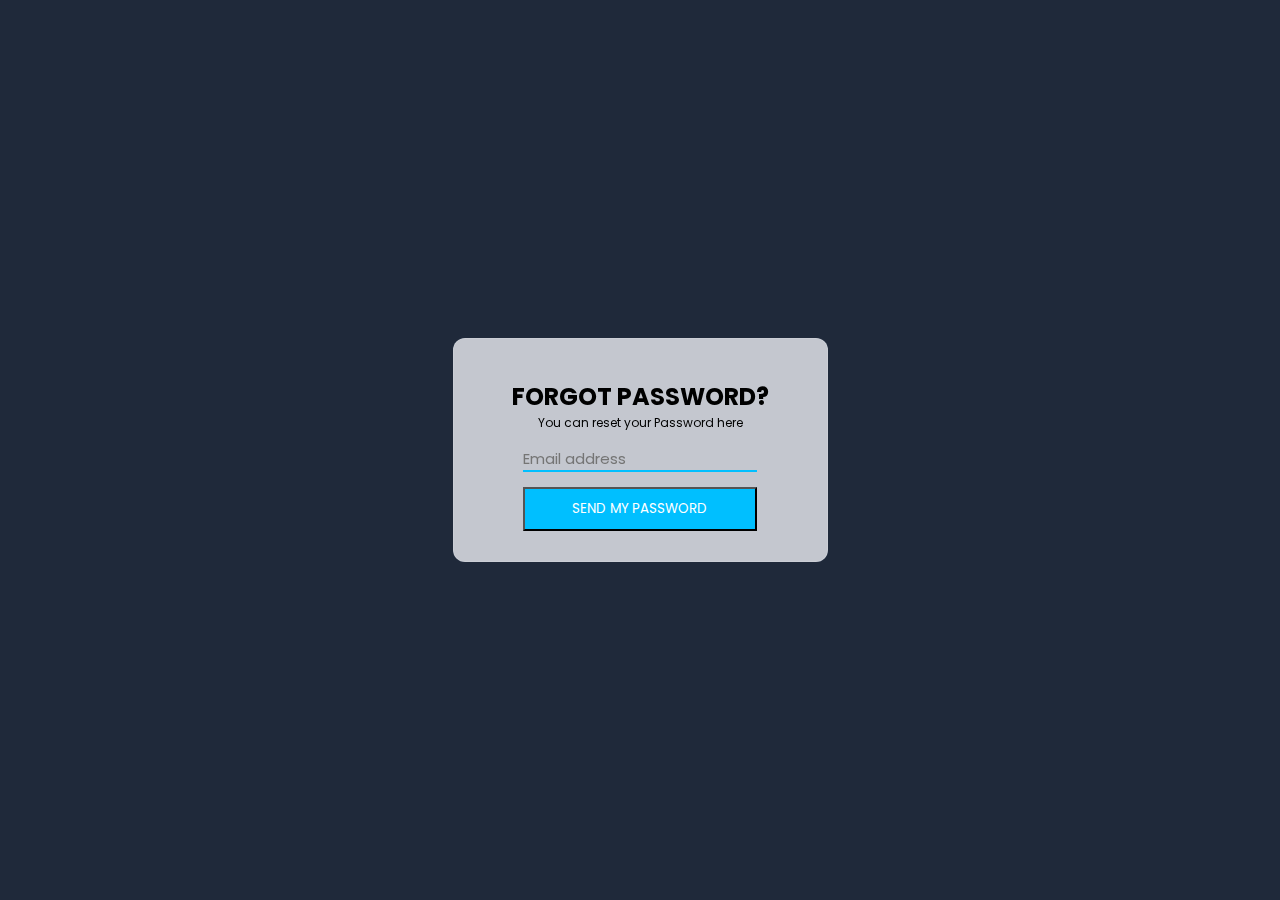
<file: create password.html>
<!doctype html>
<html lang="en">
<head>
    
    <meta charset="utf-8">
    <meta name="viewport" content="width=device-width, initial-scale=1">
   
    <link rel="stylesheet" href="https://cdnjs.cloudflare.com/ajax/libs/font-awesome/5.15.1/css/all.min.css"
        integrity="sha512-+4zCK9k+qNFUR5X+cKL9EIR+ZOhtIloNl9GIKS57V1MyNsYpYcUrUeQc9vNfzsWfV28IaLL3i96P9sdNyeRssA=="
        crossorigin="anonymous" />
  
    <link rel="preconnect" href="https://fonts.googleapis.com">
    <link rel="preconnect" href="https://fonts.gstatic.com" crossorigin>
    <link href="https://fonts.googleapis.com/css2?family=Poppins&display=swap" rel="stylesheet">
    <title>Forgot Password </title>
    <style>
* {
    margin: 0;
    padding: 0;
    font-family: 'Poppins', sans-serif;
}
body {
    display: flex;
    justify-content: center;
    align-items: center;
    min-height: 100vh;
    background: #1f293a;
}
.card {
    backdrop-filter: blur(16px) saturate(180%);
    -webkit-backdrop-filter: blur(16px) saturate(180%);
    background-color: rgba(253, 252, 252, 0.75);
    border-radius: 12px;
    border: 1px solid rgba(255, 255, 255, 0.125);
    display: flex;
    flex-direction: column;
    align-items: center;
    padding: 30px 40px;
}
.lock-icon {
    font-size: 3rem;
}
h2 {
    font-size: 1.5rem;
    margin-top: 10px;
    text-transform: uppercase;
}
p {
    font-size: 12px;
}
.passInput {
    margin-top: 15px;
    width: 80%;
    background: transparent;
    border: none;
    border-bottom: 2px solid deepskyblue;
    font-size: 15px;
    color: white;
    outline: none;
}
button {
    margin-top: 15px;
    width: 80%;
    background-color: deepskyblue;
    color: white;
    padding: 10px;
    text-transform: uppercase;
}

    </style>
</head>
<body>
    <div class="card">

<i class="fa fa-lock"></i>
        <h2>Forgot Password?</h2>
        <p>You can reset your Password here</p>
        <input type="text" class="passInput" placeholder="Email address">
        <button>Send My Password</button>
    </div>
</body>
</html>
</file>
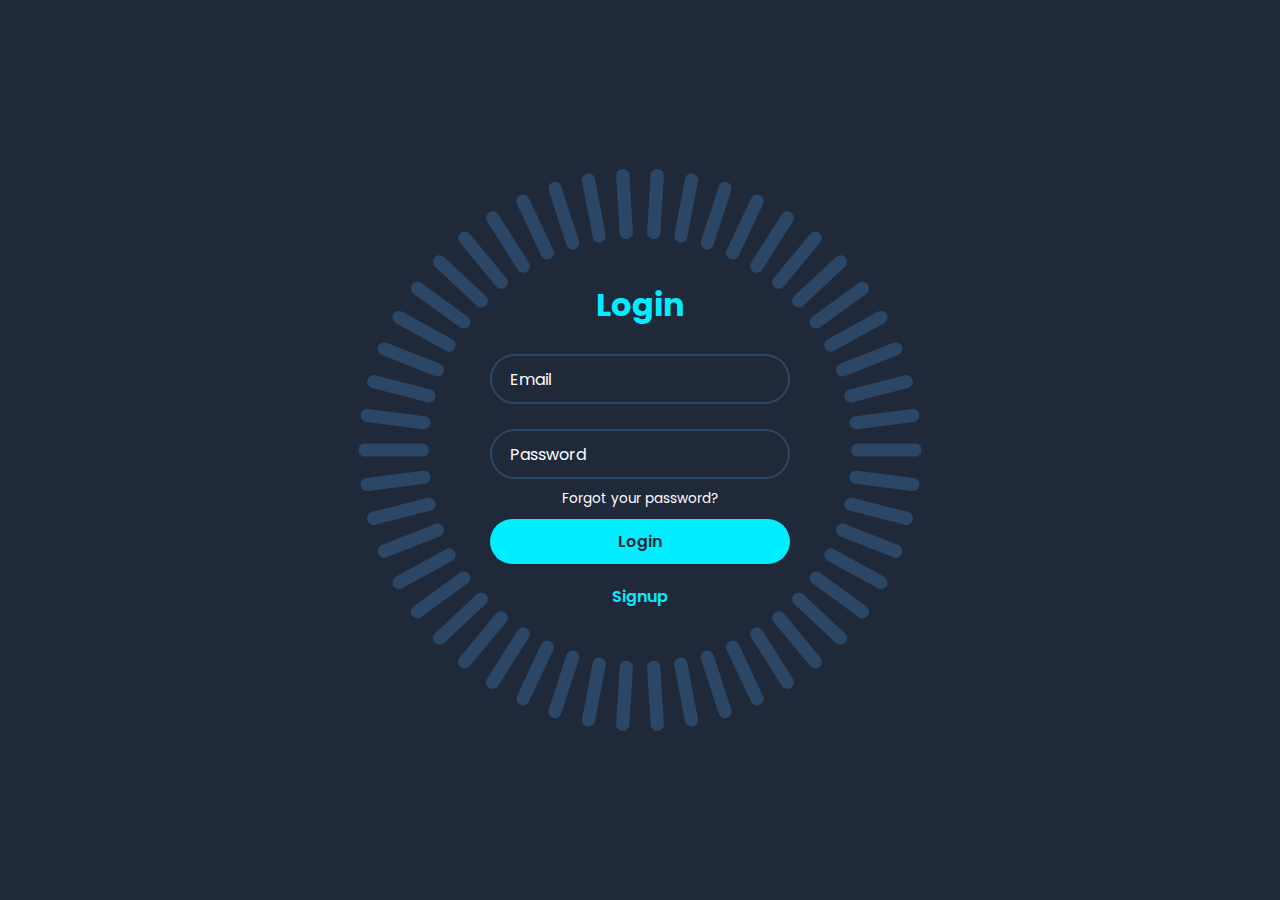
<file: login.html>
<html>
    <head>
        <title>
            login page
        </title>
        <style>
            @import url('https://fonts.googleapis.com/css2?family=Poppins:wght@300;400;500;600;700;800;900&display=swap');
* {
    margin: 0;
    padding: 0;
    box-sizing: border-box;
    font-family: 'Poppins', sans-serif;
}
body {
    display: flex;
    justify-content: center;
    align-items: center;
    min-height: 100vh;
    background: #1f293a;
}
.container {
    position: relative;
    width: 256px;
    height: 256px;
    display: flex;
    justify-content: center;
    align-items: center;
}
.container span {
    position: absolute;
    left: 0;
    width: 32px;
    height: 6px;
    background: #2c4766;
    border-radius: 8px;
    transform-origin: 128px;
    transform: scale(2.2) rotate(calc(var(--i) * (360deg / 50)));
    animation: animateBlink 3s linear infinite;
    animation-delay: calc(var(--i) * (3s / 50));
}
@keyframes animateBlink {
    0% {
        background: #0ef;
    }
    25% {
        background: #2c4766;
    }
}
.login-box {
    position: absolute;
    width: 400px;
}
.login-box form {
    width: 100%;
    padding: 0 50px;
}
h2 {
    font-size: 2em;
    color: #0ef;
    text-align: center;
}
.input-box {
    position: relative;
    margin: 25px 0;
}
.input-box input {
    width: 100%;
    height: 50px;
    background: transparent;
    border: 2px solid #2c4766;
    outline: none;
    border-radius: 40px;
    font-size: 1em;
    color: #fff;
    padding: 0 20px;
    transition: .5s ease;
}
.input-box input:focus,
.input-box input:valid {
    border-color: #0ef;
}
.input-box label {
    position: absolute;
    top: 50%;
    left: 20px;
    transform: translateY(-50%);
    font-size: 1em;
    color: #fff;
    pointer-events: none;
    transition: .5s ease;
}
.input-box input:focus~label,
.input-box input:valid~label {
    top: 1px;
    font-size: .8em;
    background: #1f293a;
    padding: 0 6px;
    color: #0ef;
}
.forgot-pass {
    margin: -15px 0 10px;
    text-align: center;
}
.forgot-pass a {
    font-size: .85em;
    color: #fff;
    text-decoration: none;
}
.forgot-pass a:hover {
    text-decoration: underline;
}
.btn {
    width: 100%;
    height: 45px;
    background: #0ef;
    border: none;
    outline: none;
    border-radius: 40px;
    cursor: pointer;
    font-size: 1em;
    color: #1f293a;
    font-weight: 600;
}
.signup-link {
    margin: 20px 0 10px;
    text-align: center;
}
.signup-link a {
    font-size: 1em;
    color: #0ef;
    text-decoration: none;
    font-weight: 600;
}
.signup-link a:hover {
    text-decoration: underline;
}
        </style>
<body>
    <div class="container">
        <div class="login-box">
            <h2>Login</h2>
            <form action="https://script.google.com/macros/s/AKfycbwXVC1VGnEshg6r2RbSTrYow1t2Ya53he7nC5-WPqusJoxjqcLm6XSO_5zxDM-x6Lc/exec">
                <div class="input-box">
                    <input type="email" required>
                    <label>Email</label>
                </div>
                <div class="input-box">
                    <input type="password" required>
                    <label>Password</label>
                </div>
                <div class="forgot-pass">
                    <a href="file:///C:/Users/surya/Desktop/Coders%20Katta/create%20password.html">Forgot your password?</a>
                </div>
                <button type="submit" class="btn">Login</button>
                <div class="signup-link">
                    <a href="file:///C:/Users/surya/Desktop/Coders%20Katta/sign%20up.html#  ">Signup</a>
                </div>
            </form>
        </div>
        <span style="--i:0;"></span>
        <span style="--i:1;"></span>
        <span style="--i:2;"></span>
        <span style="--i:3;"></span>
        <span style="--i:4;"></span>
        <span style="--i:5;"></span>
        <span style="--i:6;"></span>
        <span style="--i:7;"></span>
        <span style="--i:8;"></span>
        <span style="--i:9;"></span>
        <span style="--i:10;"></span>
        <span style="--i:11;"></span>
        <span style="--i:12;"></span>
        <span style="--i:13;"></span>
        <span style="--i:14;"></span>
        <span style="--i:15;"></span>
        <span style="--i:16;"></span>
        <span style="--i:17;"></span>
        <span style="--i:18;"></span>
        <span style="--i:19;"></span>
        <span style="--i:20;"></span>
        <span style="--i:21;"></span>
        <span style="--i:22;"></span>
        <span style="--i:23;"></span>
        <span style="--i:24;"></span>
        <span style="--i:25;"></span>
        <span style="--i:26;"></span>
        <span style="--i:27;"></span>
        <span style="--i:28;"></span>
        <span style="--i:29;"></span>
        <span style="--i:30;"></span>
        <span style="--i:31;"></span>
        <span style="--i:32;"></span>
        <span style="--i:33;"></span>
        <span style="--i:34;"></span>
        <span style="--i:35;"></span>
        <span style="--i:36;"></span>
        <span style="--i:37;"></span>
        <span style="--i:38;"></span>
        <span style="--i:39;"></span>
        <span style="--i:40;"></span>
        <span style="--i:41;"></span>
        <span style="--i:42;"></span>
        <span style="--i:43;"></span>
        <span style="--i:44;"></span>
        <span style="--i:45;"></span>
        <span style="--i:46;"></span>
        <span style="--i:47;"></span>
        <span style="--i:48;"></span>
        <span style="--i:49;"></span>
    </div>

</body>



    </head>

</html>
</file>
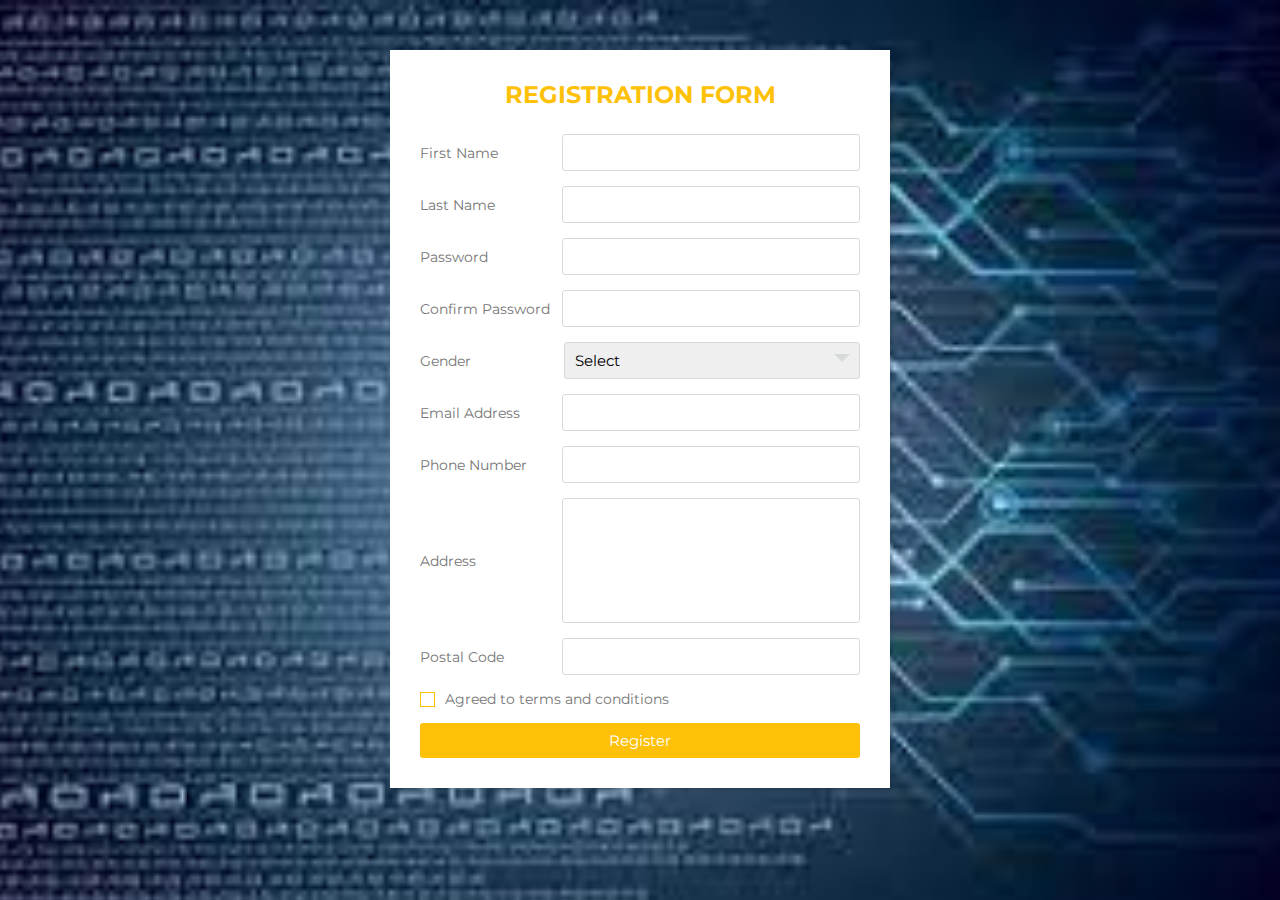
<file: registration form.html>
<html>
    <head>
        <title>


        </title>
    </head>
    <style>
@import url('https://fonts.googleapis.com/css?family=Montserrat:400,700&display=swap');

*{
  margin: 0;
  padding: 0;
  box-sizing: border-box;
  font-family: 'Montserrat', sans-serif;
}
body{
    background-image: url('registration form bg.jpeg');
    background-size: cover;
  background-position: center;
}
.wrapper{
  max-width: 500px;
  width: 100%;
  background: #fff;
  margin: 50px auto;
  box-shadow: 2px 2px 4px rgba(0,0,0,0.125);
  padding: 30px;
}

.wrapper .title{
  font-size: 24px;
  font-weight: 700;
  margin-bottom: 25px;
  color: #fec107;
  text-transform: uppercase;
  text-align: center;
}

.wrapper .form{
  width: 100%;
}

.wrapper .form .inputfield{
  margin-bottom: 15px;
  display: flex;
  align-items: center;
}

.wrapper .form .inputfield label{
   width: 200px;
   color: #757575;
   margin-right: 10px;
  font-size: 14px;
}

.wrapper .form .inputfield .input,
.wrapper .form .inputfield .textarea{
  width: 100%;
  outline: none;
  border: 1px solid #d5dbd9;
  font-size: 15px;
  padding: 8px 10px;
  border-radius: 3px;
  transition: all 0.3s ease;
}

.wrapper .form .inputfield .textarea{
  width: 100%;
  height: 125px;
  resize: none;
}

.wrapper .form .inputfield .custom_select{
  position: relative;
  width: 100%;
  height: 37px;
}

.wrapper .form .inputfield .custom_select:before{
  content: "";
  position: absolute;
  top: 12px;
  right: 10px;
  border: 8px solid;
  border-color: #d5dbd9 transparent transparent transparent;
  pointer-events: none;
}

.wrapper .form .inputfield .custom_select select{
  -webkit-appearance: none;
  -moz-appearance:   none;
  appearance:        none;
  outline: none;
  width: 100%;
  height: 100%;
  border: 0px;
  padding: 8px 10px;
  font-size: 15px;
  border: 1px solid #d5dbd9;
  border-radius: 3px;
}


.wrapper .form .inputfield .input:focus,
.wrapper .form .inputfield .textarea:focus,
.wrapper .form .inputfield .custom_select select:focus{
  border: 1px solid #fec107;
}

.wrapper .form .inputfield p{
   font-size: 14px;
   color: #757575;
}
.wrapper .form .inputfield .check{
  width: 15px;
  height: 15px;
  position: relative;
  display: block;
  cursor: pointer;
}
.wrapper .form .inputfield .check input[type="checkbox"]{
  position: absolute;
  top: 0;
  left: 0;
  opacity: 0;
}
.wrapper .form .inputfield .check .checkmark{
  width: 15px;
  height: 15px;
  border: 1px solid #fec107;
  display: block;
  position: relative;
}
.wrapper .form .inputfield .check .checkmark:before{
  content: "";
  position: absolute;
  top: 1px;
  left: 2px;
  width: 5px;
  height: 2px;
  border: 2px solid;
  border-color: transparent transparent #fff #fff;
  transform: rotate(-45deg);
  display: none;
}
.wrapper .form .inputfield .check input[type="checkbox"]:checked ~ .checkmark{
  background: #fec107;
}

.wrapper .form .inputfield .check input[type="checkbox"]:checked ~ .checkmark:before{
  display: block;
}

.wrapper .form .inputfield .btn{
  width: 100%;
   padding: 8px 10px;
  font-size: 15px; 
  border: 0px;
  background:  #fec107;
  color: #fff;
  cursor: pointer;
  border-radius: 3px;
  outline: none;
}

.wrapper .form .inputfield .btn:hover{
  background: #ffd658;
}

.wrapper .form .inputfield:last-child{
  margin-bottom: 0;
}

@media (max-width:420px) {
  .wrapper .form .inputfield{
    flex-direction: column;
    align-items: flex-start;
  }
  .wrapper .form .inputfield label{
    margin-bottom: 5px;
  }
  .wrapper .form .inputfield.terms{
    flex-direction: row;
  }
}
    </style>
    <body>
        <div class="wrapper">
            <div class="title">
              Registration Form
            </div>
            <div class="form">
               <div class="inputfield">
                  <label>First Name</label>
                  <input type="text" class="input">
               </div>  
                <div class="inputfield">
                  <label>Last Name</label>
                  <input type="text" class="input">
               </div>  
               <div class="inputfield">
                  <label>Password</label>
                  <input type="password" class="input">
               </div>  
              <div class="inputfield">
                  <label>Confirm Password</label>
                  <input type="password" class="input">
               </div> 
                <div class="inputfield">
                  <label>Gender</label>
                  <div class="custom_select">
                    <select>
                      <option value="">Select</option>
                      <option value="male">Male</option>
                      <option value="female">Female</option>
                    </select>
                  </div>
               </div> 
                <div class="inputfield">
                  <label>Email Address</label>
                  <input type="text" class="input">
               </div> 
              <div class="inputfield">
                  <label>Phone Number</label>
                  <input type="text" class="input">
               </div> 
              <div class="inputfield">
                  <label>Address</label>
                  <textarea class="textarea"></textarea>
               </div> 
              <div class="inputfield">
                  <label>Postal Code</label>
                  <input type="text" class="input">
               </div> 
              <div class="inputfield terms">
                  <label class="check">
                    <input type="checkbox">
                    <span class="checkmark"></span>
                  </label>
                  <p>Agreed to terms and conditions</p>
               </div> 
              <div class="inputfield">
                <input type="submit" value="Register" class="btn">
              </div>
            </div>
        </div>


    </body>
</html>
</file>
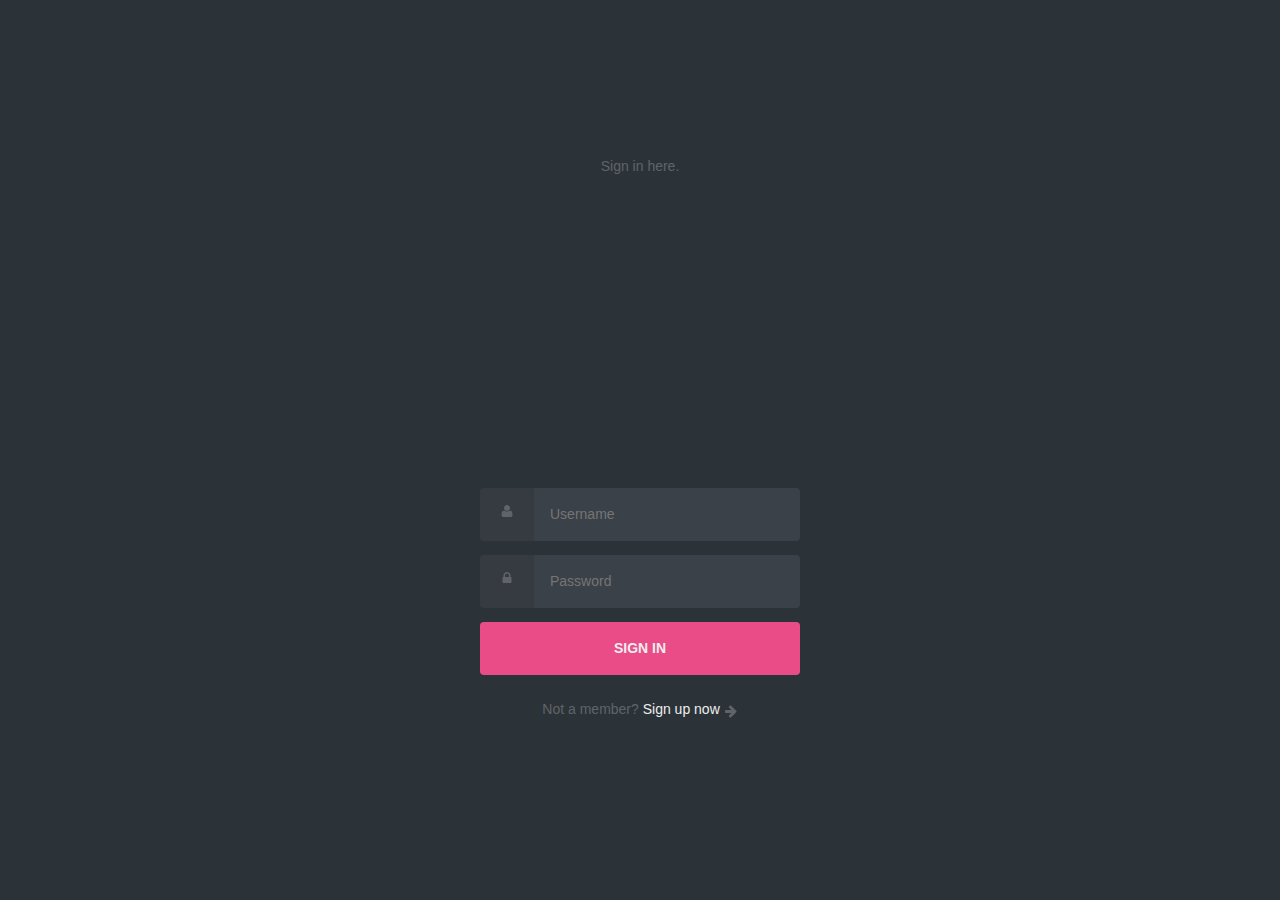
<file: sign up.html>
<html>
    <head>
        <title>

        </title>
        <style>

@use postcss-preset-env {
  stage: 0;
}

/* config.css */

:root {
  --baseColor: #606468;
}

/* helpers/align.css */

.align {
  display: grid;
  place-items: center;
}

.grid {
  inline-size: 90%;
  margin-inline: auto;
  max-inline-size: 20rem;
}

/* helpers/hidden.css */

.hidden {
  border: 0;
  clip: rect(0 0 0 0);
  height: 1px;
  margin: -1px;
  overflow: hidden;
  padding: 0;
  position: absolute;
  width: 1px;
}

/* helpers/icon.css */

:root {
  --iconFill: var(--baseColor);
}

.icons {
  display: none;
}

.icon {
  block-size: 1em;
  display: inline-block;
  fill: var(--iconFill);
  inline-size: 1em;
  vertical-align: middle;
}

/* layout/base.css */

:root {
  --htmlFontSize: 100%;

  --bodyBackgroundColor: #2c3338;
  --bodyColor: var(--baseColor);
  --bodyFontFamily: "Open Sans";
  --bodyFontFamilyFallback: sans-serif;
  --bodyFontSize: 0.875rem;
  --bodyFontWeight: 400;
  --bodyLineHeight: 1.5;
}

* {
  box-sizing: inherit;
}

html {
  box-sizing: border-box;
  font-size: var(--htmlFontSize);
}

body {
  background-color: var(--bodyBackgroundColor);
  color: var(--bodyColor);
  font-family: var(--bodyFontFamily), var(--bodyFontFamilyFallback);
  font-size: var(--bodyFontSize);
  font-weight: var(--bodyFontWeight);
  line-height: var(--bodyLineHeight);
  margin: 0;
  min-block-size: 100vh;
}

/* modules/anchor.css */

:root {
  --anchorColor: #eee;
}

a {
  color: var(--anchorColor);
  outline: 0;
  text-decoration: none;
}

a:focus,
a:hover {
  text-decoration: underline;
}

/* modules/form.css */

:root {
  --formGap: 0.875rem;
}

input {
  background-image: none;
  border: 0;
  color: inherit;
  font: inherit;
  margin: 0;
  outline: 0;
  padding: 0;
  transition: background-color 0.3s;
}

input[type="submit"] {
  cursor: pointer;
}

.form {
  display: grid;
  gap: var(--formGap);
}

.form input[type="password"],
.form input[type="text"],
.form input[type="submit"] {
  inline-size: 100%;
}

.form__field {
  display: flex;
}

.form__input {
  flex: 1;
}

/* modules/login.css */

:root {
  --loginBorderRadus: 0.25rem;
  --loginColor: #eee;

  --loginInputBackgroundColor: #3b4148;
  --loginInputHoverBackgroundColor: #434a52;

  --loginLabelBackgroundColor: #363b41;

  --loginSubmitBackgroundColor: #ea4c88;
  --loginSubmitColor: #eee;
  --loginSubmitHoverBackgroundColor: #d44179;
}

.login {
  color: var(--loginColor);
}

.login label,
.login input[type="text"],
.login input[type="password"],
.login input[type="submit"] {
  border-radius: var(--loginBorderRadus);
  padding: 1rem;
}

.login label {
  background-color: var(--loginLabelBackgroundColor);
  border-bottom-right-radius: 0;
  border-top-right-radius: 0;
  padding-inline: 1.25rem;
}

.login input[type="password"],
.login input[type="text"] {
  background-color: var(--loginInputBackgroundColor);
  border-bottom-left-radius: 0;
  border-top-left-radius: 0;
}

.login input[type="password"]:focus,
.login input[type="password"]:hover,
.login input[type="text"]:focus,
.login input[type="text"]:hover {
  background-color: var(--loginInputHoverBackgroundColor);
}

.login input[type="submit"] {
  background-color: var(--loginSubmitBackgroundColor);
  color: var(--loginSubmitColor);
  font-weight: 700;
  text-transform: uppercase;
}

.login input[type="submit"]:focus,
.login input[type="submit"]:hover {
  background-color: var(--loginSubmitHoverBackgroundColor);
}

/* modules/text.css */

p {
  margin-block: 1.5rem;
}

.text--center {
  text-align: center;
}

        </style>

        <body>
          <header>Sign in here.</header>
            <body class="align">

                <div class="grid">
              
                  <form action="https://httpbin.org/post" method="POST" class="form login">
              
                    <div class="form__field">
                      <label for="login__username"><svg class="icon">
                          <use xlink:href="#icon-user"></use>
                        </svg><span class="hidden">Username</span></label>
                      <input autocomplete="username" id="login__username" type="text" name="username" class="form__input" placeholder="Username" required>
                    </div>
              
                    <div class="form__field">
                      <label for="login__password"><svg class="icon">
                          <use xlink:href="#icon-lock"></use>
                        </svg><span class="hidden">Password</span></label>
                      <input id="login__password" type="password" name="password" class="form__input" placeholder="Password" required>
                    </div>
              
                    <div class="form__field">
                      <input type="submit" value="Sign In">
                    </div>
              
                  </form>
              
                  <p class="text--center">Not a member? <a href="#">Sign up now</a> <svg class="icon">
                      <use xlink:href="#icon-arrow-right"></use>
                    </svg></p>
              
                </div>
              
                <svg xmlns="http://www.w3.org/2000/svg" class="icons">
                  <symbol id="icon-arrow-right" viewBox="0 0 1792 1792">
                    <path d="M1600 960q0 54-37 91l-651 651q-39 37-91 37-51 0-90-37l-75-75q-38-38-38-91t38-91l293-293H245q-52 0-84.5-37.5T128 1024V896q0-53 32.5-90.5T245 768h704L656 474q-38-36-38-90t38-90l75-75q38-38 90-38 53 0 91 38l651 651q37 35 37 90z" />
                  </symbol>
                  <symbol id="icon-lock" viewBox="0 0 1792 1792">
                    <path d="M640 768h512V576q0-106-75-181t-181-75-181 75-75 181v192zm832 96v576q0 40-28 68t-68 28H416q-40 0-68-28t-28-68V864q0-40 28-68t68-28h32V576q0-184 132-316t316-132 316 132 132 316v192h32q40 0 68 28t28 68z" />
                  </symbol>
                  <symbol id="icon-user" viewBox="0 0 1792 1792">
                    <path d="M1600 1405q0 120-73 189.5t-194 69.5H459q-121 0-194-69.5T192 1405q0-53 3.5-103.5t14-109T236 1084t43-97.5 62-81 85.5-53.5T538 832q9 0 42 21.5t74.5 48 108 48T896 971t133.5-21.5 108-48 74.5-48 42-21.5q61 0 111.5 20t85.5 53.5 62 81 43 97.5 26.5 108.5 14 109 3.5 103.5zm-320-893q0 159-112.5 271.5T896 896 624.5 783.5 512 512t112.5-271.5T896 128t271.5 112.5T1280 512z" />
                  </symbol>
                </svg>
              
              </body>
        </body>
    </head>
</html>
</file>
